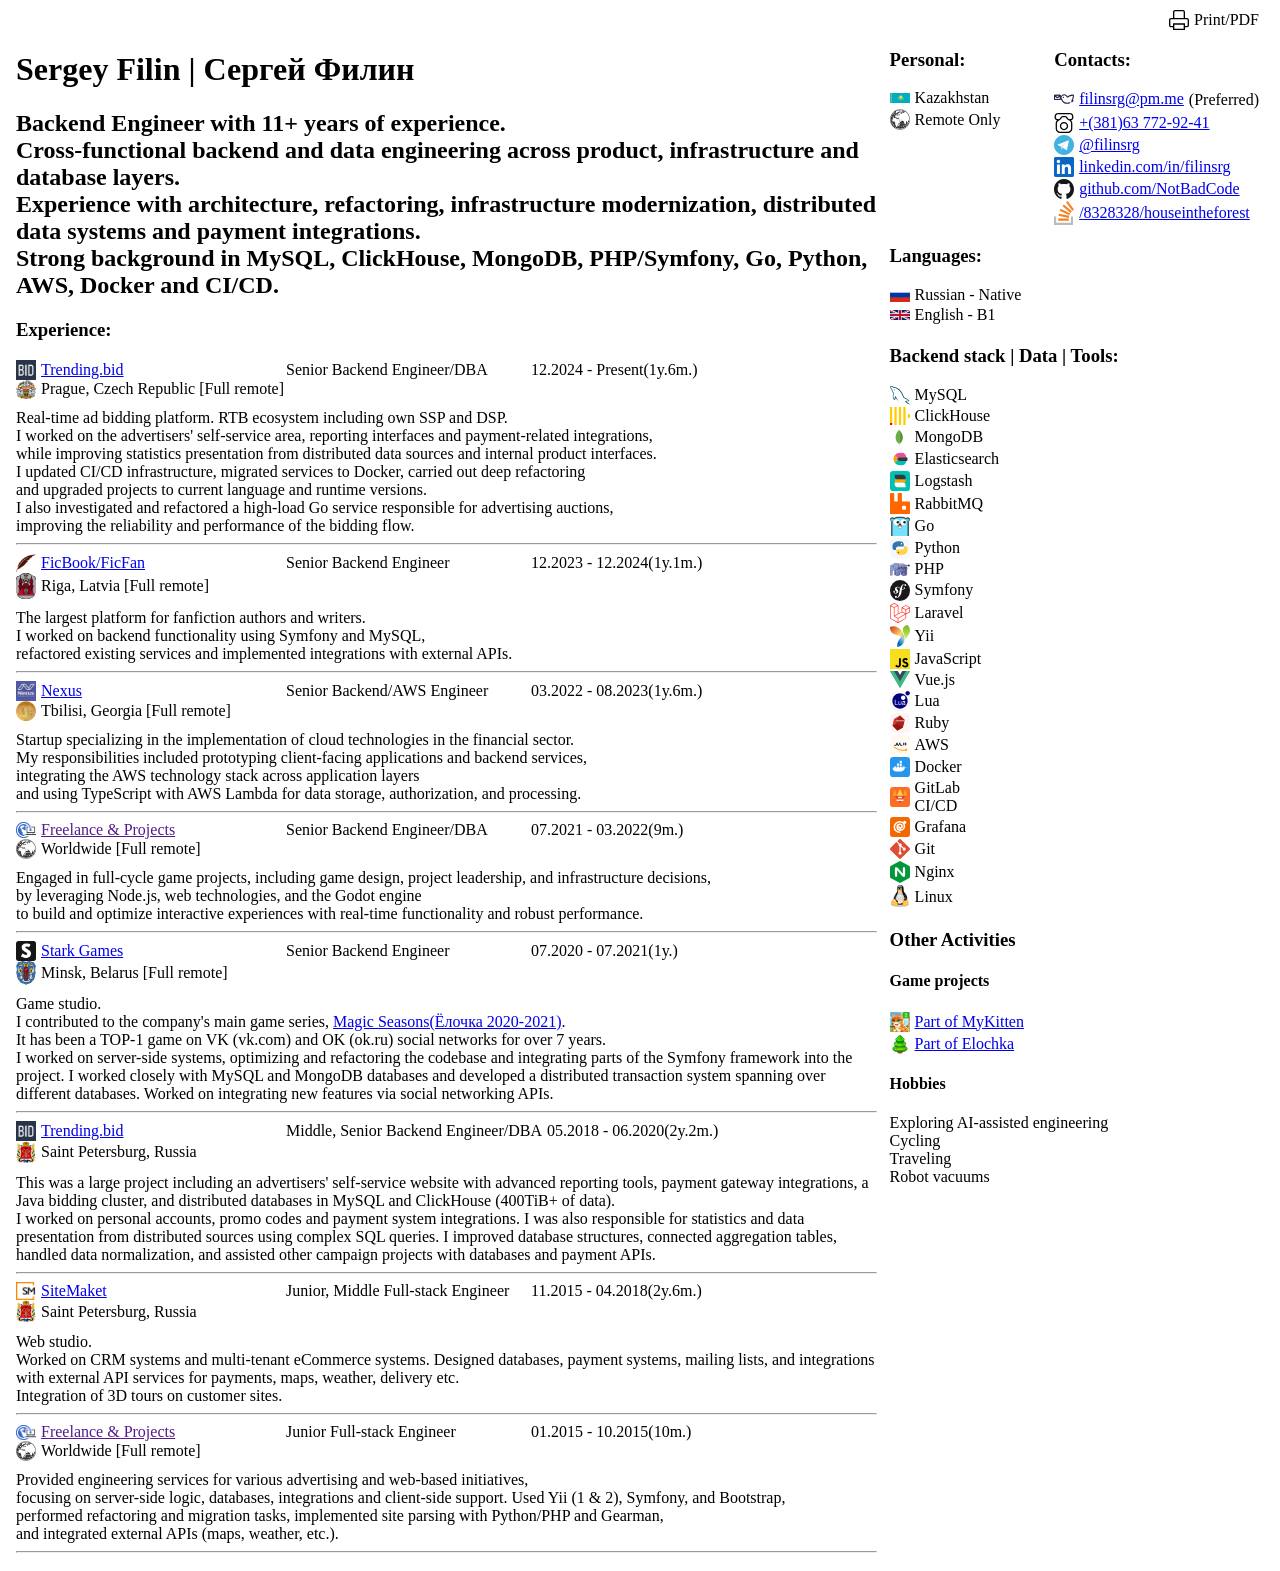
<file: index.html>
<!doctype html>
<html lang="en">
<head>
    <meta charset="UTF-8">
    <meta name="viewport"
          content="width=device-width, user-scalable=no, initial-scale=1.0, maximum-scale=1.0, minimum-scale=1.0">
    <meta http-equiv="X-UA-Compatible" content="ie=edge">
    <title>Sergey Filin CV</title>
</head>
<body>
<a class="stack-item print-button" href="/SergeyFilinCV.pdf" target="_blank">
    <img src="assets/images/icons/print.svg" alt="" class="icon">
    <span>Print/PDF</span>
</a>
<div class="flex-data flex-data-main">
    <div class="left-block left-block-main">
        <h1>
            Sergey Filin | Сергей Филин
        </h1>
        <h2>
            Backend Engineer with 11+ years of experience.<br>
            Cross-functional backend and data engineering across product, infrastructure and database layers.<br>
            Experience with architecture, refactoring, infrastructure modernization, distributed data systems and payment integrations.<br>
            Strong background in MySQL, ClickHouse, MongoDB, PHP/Symfony, Go, Python, AWS, Docker and CI/CD.
        </h2>
        <h3>
            Experience:
        </h3>
        <div>
            <div class="position-header">
                <a href="https://trending.bid/" target="_blank" class="stack-item">
                    <img src="assets/images/icons/trandingbid.ico" alt="" class="icon">
                    <span>
                            Trending.bid
                        </span>
                </a>
                <span>Senior Backend Engineer/DBA</span>
                <span>12.2024 - Present(1y.6m.)</span>
                <div class="stack-item city">
                    <img src="assets/images/icons/prague.png" alt="" class="icon"><span>Prague, Czech Republic [Full remote]</span>
                </div>
            </div>
            Real-time ad bidding platform. RTB ecosystem including own SSP and DSP. <br>
            I worked on the advertisers' self-service area, reporting interfaces and payment-related integrations, <br>
            while improving statistics presentation from distributed data sources and internal product interfaces. <br>
            I updated CI/CD infrastructure, migrated services to Docker, carried out deep refactoring <br>
            and upgraded projects to current language and runtime versions. <br>
            I also investigated and refactored a high-load Go service responsible for advertising auctions, <br>
            improving the reliability and performance of the bidding flow.
        </div>
        <hr>
        <div>
            <div class="position-header">
                <a href="https://fic.fan/" target="_blank" class="stack-item">
                    <img src="assets/images/icons/ficbook.webp" alt="" class="icon">
                    <span>
                        FicBook/FicFan
                    </span>
                </a>
                <span>Senior Backend Engineer</span>
                <span>12.2023 - 12.2024(1y.1m.)</span>
                <div class="stack-item city">
                    <img src="assets/images/icons/riga.svg"
                         alt=""
                         class="icon"><span>Riga, Latvia [Full remote]</span>
                </div>
            </div>
            The largest platform for fanfiction authors and writers.<br>
            I worked on backend functionality using Symfony and MySQL,<br>
            refactored existing services and implemented integrations with external APIs.
        </div>
        <hr>
        <div>
            <div class="position-header">
                <a href="https://nexus.ge/" target="_blank" class="stack-item">
                    <img src="assets/images/icons/nexusjsc.jpg" alt="" class="icon">
                    <span>
                        Nexus
                    </span>
                </a>
                <span>Senior Backend/AWS Engineer</span>
                <span>03.2022 - 08.2023(1y.6m.)</span>
                <div class="stack-item city">
                    <img src="assets/images/icons/tbilisi.png"
                         alt=""
                         class="icon"><span>Tbilisi, Georgia [Full remote]</span>
                </div>
            </div>
            Startup specializing in the implementation of cloud technologies in the financial sector.<br>
            My responsibilities included prototyping client-facing applications and backend services,<br>
            integrating the AWS technology stack across application layers<br>
            and using TypeScript with AWS Lambda for data storage, authorization, and processing.
        </div>
        <hr>
        <div>
            <div class="position-header">
                <a href="" target="_blank" class="stack-item">
                    <img src="assets/images/icons/freelance.jpg" alt="" class="icon">
                    <span>
                        Freelance & Projects
                    </span>
                </a>
                <span>Senior Backend Engineer/DBA</span>
                <span>07.2021 - 03.2022(9m.)</span>
                <div class="stack-item city">
                    <img src="assets/images/icons/world.jpg"
                         alt=""
                         class="icon"><span>Worldwide [Full remote]</span>
                </div>
            </div>
            Engaged in full-cycle game projects, including game design, project leadership, and infrastructure decisions, <br>
            by leveraging Node.js, web technologies, and the Godot engine <br>
            to build and optimize interactive experiences with real-time functionality and robust performance.
        </div>
        <hr>
        <div>
            <div class="position-header">
                <a href="https://stark.games/" target="_blank" class="stack-item">
                    <img src="assets/images/icons/starkgames.ico" alt="" class="icon">
                    <span>
                        Stark Games
                    </span>
                </a>
                <span>Senior Backend Engineer</span>
                <span>07.2020 - 07.2021(1y.)</span>
                <div class="stack-item city">
                    <img src="assets/images/icons/minks.svg"
                         alt=""
                         class="icon"><span>Minsk, Belarus [Full remote]</span>
                </div>
            </div>
            Game studio. <br>
            I contributed to the company's main game series,
            <a href="https://stark.games/eng/magic-seasons/" target="_blank">Magic Seasons(Ёлочка 2020-2021)</a>. <br>
            It has been a TOP-1 game on VK (vk.com) and OK (ok.ru) social networks for over 7 years. <br>
            I worked on server-side systems, optimizing and refactoring the codebase and integrating parts of
            the Symfony framework into the project.
            I worked closely with MySQL and MongoDB databases and developed a distributed transaction
            system spanning over different databases.
            Worked on integrating new features via social networking APIs.
        </div>
        <hr>
        <div>
            <div class="position-header">
                <a href="https://trending.bid/" target="_blank" class="stack-item">
                    <img src="assets/images/icons/trandingbid.ico" alt="" class="icon">
                    <span>
                            Trending.bid
                        </span>
                </a>
                <span>Middle, Senior Backend Engineer/DBA </span>
                <span>05.2018 - 06.2020(2y.2m.)</span>
                <div class="stack-item city">
                    <img src="assets/images/icons/saintpetersburg.svg" alt="" class="icon"><span>Saint Petersburg, Russia</span>
                </div>
            </div>
            This was a large project including an advertisers' self-service website with advanced reporting tools,
            payment gateway integrations, a Java bidding cluster,
            and distributed databases in MySQL and ClickHouse (400TiB+ of data). <br>
            I worked on personal accounts, promo codes and payment system integrations.
            I was also responsible for statistics and data presentation from distributed sources
            using complex SQL queries.
            I improved database structures, connected aggregation tables, handled data normalization,
            and assisted other campaign projects with databases and payment APIs.
        </div>
        <hr>
        <div>
            <div class="position-header">
                <a href="https://sitemaket.ru/" target="_blank" class="stack-item">
                    <img src="assets/images/icons/sitemaket.png" alt="" class="icon">
                    <span>
                            SiteMaket
                        </span>
                </a>
                <span>Junior, Middle Full-stack Engineer</span>
                <span>11.2015 - 04.2018(2y.6m.)</span>
                <div class="stack-item city">
                    <img src="assets/images/icons/saintpetersburg.svg" alt="" class="icon"><span>Saint Petersburg, Russia</span>
                </div>
            </div>
            Web studio. <br>
            Worked on CRM systems and multi-tenant eCommerce systems.
            Designed databases, payment systems, mailing lists, and integrations with external API
            services for payments,
            maps, weather, delivery etc. <br>
            Integration of 3D tours on customer sites.
        </div>
        <hr>
        <div>
            <div class="position-header">
                <a href="" target="_blank" class="stack-item">
                    <img src="assets/images/icons/freelance.jpg" alt="" class="icon">
                    <span>
                        Freelance & Projects
                    </span>
                </a>
                <span>Junior Full-stack Engineer</span>
                <span>01.2015 - 10.2015(10m.)</span>
                <div class="stack-item city">
                    <img src="assets/images/icons/world.jpg"
                         alt=""
                         class="icon"><span>Worldwide [Full remote]</span>
                </div>
            </div>
            Provided engineering services for various advertising and web-based initiatives, <br>
            focusing on server-side logic, databases, integrations and client-side support. Used Yii (1 & 2), Symfony, and Bootstrap, <br>
            performed refactoring and migration tasks, implemented site parsing with Python/PHP and Gearman, <br>
            and integrated external APIs (maps, weather, etc.).
        </div>
        <hr>
    </div>
    <div class="right-block right-block-main">
        <div class="flex-data">
            <div class="left-block">
                <h3>
                    Personal:
                </h3>
                <div>
                    <div class="stack-item">
                        <img src="assets/images/icons/Flag_of_Kazakhstan.svg.png" alt="" class="icon">
                        <span>Kazakhstan</span>
                    </div>
                    <div class="stack-item">
                        <img src="assets/images/icons/world.jpg" alt="" class="icon">
                        <span>Remote Only</span>
                    </div>
                </div>
            </div>
            <div class="right-block">
                <h3>
                    Contacts:
                </h3>
                <div class="stack-item">
                    <a href="mailto:filinsrg@pm.me" class="stack-item">
                        <img src="assets/images/icons/email.svg" alt="" class="icon">
                        <span>
                               filinsrg@pm.me
                            </span>
                    </a>(Preferred)
                </div>
                <div>
                    <a class="stack-item" href="tel:+381637729241">
                        <img src="assets/images/icons/phone.svg" alt="" class="icon">
                        <span>
                            +(381)63 772-92-41
                        </span>
                    </a>
                </div>
                <div>
                    <a class="stack-item" href="https://t.me/filinsrg">
                        <img src="assets/images/icons/telegram.svg" alt="" class="icon">
                        <span>
                            @filinsrg
                        </span>
                    </a>
                </div>
                <div>
                    <a href="https://www.linkedin.com/in/filinsrg/" target="_blank" class="stack-item">
                        <img src="assets/images/icons/linkedin.svg" alt="" class="icon">
                        <span>
                            linkedin.com/in/filinsrg
                        </span>
                    </a>
                </div>
                <div>
                    <a href="https://github.com/NotBadCode" target="_blank" class="stack-item">
                        <img src="assets/images/icons/github.svg" alt="" class="icon">
                        <span>
                            github.com/NotBadCode
                        </span>
                    </a>
                </div>
                <div>
                    <a href="https://stackoverflow.com/users/8328328/houseintheforest"
                       target="_blank"
                       class="stack-item">
                        <img src="assets/images/icons/stackoverflow.svg" alt="" class="icon">
                        <span>
                            /8328328/houseintheforest
                        </span>
                    </a>
                </div>
            </div>
        </div>
        <div class="flex-data">
            <div class="left-block">
                <h3>
                    Languages:
                </h3>
                <div>
                    <div class="stack-item">
                        <img src="assets/images/icons/russian.svg" alt="" class="icon">
                        <span>
                             Russian - Native
                        </span>
                    </div>
                </div>
                <div>
                    <div class="stack-item">
                        <img src="assets/images/icons/english.svg" alt="" class="icon">
                        <span>
                            English - B1
                        </span>
                    </div>
                </div>
            </div>
            <div class="right-block">
                <h3>
                    Backend stack | Data | Tools:
                </h3>
                <div class="stack">
                    <div class="stack-item">
                        <img src="assets/images/icons/mysql.svg" alt="" class="icon"><span>MySQL</span>
                    </div>
                    <div class="stack-item">
                        <img src="assets/images/icons/clickhouse.svg" alt="" class="icon"><span>ClickHouse</span>
                    </div>
                    <div class="stack-item">
                        <img src="assets/images/icons/mongodb.svg" alt="" class="icon"><span>MongoDB</span>
                    </div>
                    <div class="stack-item">
                        <img src="assets/images/icons/elasticsearch.svg" alt="" class="icon"><span>Elasticsearch</span>
                    </div>
                    <div class="stack-item">
                        <img src="assets/images/icons/logstash.svg" alt="" class="icon"><span>Logstash</span>
                    </div>
                    <div class="stack-item">
                        <img src="assets/images/icons/rabbitmq.svg" alt="" class="icon"><span>RabbitMQ</span>
                    </div>
                    <div class="stack-item">
                        <img src="assets/images/icons/go.ico" alt="" class="icon"><span>Go</span>
                    </div>
                    <div class="stack-item">
                        <img src="assets/images/icons/python.svg" alt="" class="icon"><span>Python</span>
                    </div>
                    <div class="stack-item">
                        <img src="assets/images/icons/php.svg" alt="" class="icon"><span>PHP</span>
                    </div>
                    <div class="stack-item">
                        <img src="assets/images/icons/symfony.svg" alt="" class="icon"><span>Symfony</span>
                    </div>
                    <div class="stack-item">
                        <img src="assets/images/icons/laravel.svg" alt="" class="icon"><span>Laravel</span>
                    </div>
                    <div class="stack-item">
                        <img src="assets/images/icons/yii.svg" alt="" class="icon"><span>Yii</span>
                    </div>
                    <div class="stack-item">
                        <img src="assets/images/icons/js.svg" alt="" class="icon"><span>JavaScript</span>
                    </div>
                    <div class="stack-item">
                        <img src="assets/images/icons/vue.svg" alt="" class="icon"><span>Vue.js</span>
                    </div>
                    <div class="stack-item">
                        <img src="assets/images/icons/lua.svg" alt="" class="icon"><span>Lua</span>
                    </div>
                    <div class="stack-item">
                        <img src="assets/images/icons/ruby.svg" alt="" class="icon"><span>Ruby</span>
                    </div>
                    <div class="stack-item">
                        <img src="assets/images/icons/aws.svg" alt="" class="icon"><span>AWS</span>
                    </div>
                    <div class="stack-item">
                        <img src="assets/images/icons/docker.svg" alt="" class="icon"><span>Docker</span>
                    </div>
                    <div class="stack-item">
                        <img src="assets/images/icons/gitlab-ci.svg" alt="" class="icon"><span>GitLab CI/CD</span>
                    </div>
                    <div class="stack-item">
                        <img src="assets/images/icons/grafana.svg" alt="" class="icon"><span>Grafana</span>
                    </div>
                    <div class="stack-item">
                        <img src="assets/images/icons/git.svg" alt="" class="icon"><span>Git</span>
                    </div>
                    <div class="stack-item">
                        <img src="assets/images/icons/nginx.svg" alt="" class="icon"><span>Nginx</span>
                    </div>
                    <div class="stack-item">
                        <img src="assets/images/icons/linux.svg" alt="" class="icon"><span>Linux</span>
                    </div>
                </div>
            </div>
        </div>
        <div>
            <h3>
                Other Activities
            </h3>
            <h4>Game projects</h4>
            <a href="https://vk.com/app6082255" target="_blank" class="stack-item">
                <img src="assets/images/icons/mykitten.jpg" alt="" class="icon">
                <span>
                        Part of MyKitten
                    </span>
            </a>
            <a href="https://play.google.com/store/apps/details?id=com.progameslab.tile.master.triple.puzzle.match.travel.farm.adventure" target="_blank" class="stack-item">
                <img src="assets/images/icons/elochka.png" alt="" class="icon">
                <span>
                        Part of Elochka
                    </span>
            </a>
            <h4>Hobbies</h4>
            Exploring AI-assisted engineering <br>
            Cycling <br>
            Traveling <br>
            Robot vacuums <br>
        </div>
    </div>
</div>
<style>
    body {
        max-width: 100em;
        padding: 0 1em;
        margin: 0.625em auto;
    }

    .flex-data {
        display: flex;
        justify-content: space-between;
        flex-wrap: wrap;
    }

    .left-block {
        box-sizing: border-box;
        margin-right: 0.9375em;
    }

    .left-block-main {
        max-width: 69%;
        margin: 0;
    }

    .right-block-main {
        width: 30%;
    }

    .stack {
        display: flex;
        align-content: center;
        align-items: center;
        flex-wrap: wrap;
        max-width: 0.9375em;
        box-sizing: border-box;
    }

    .position-header div.city {
    }

    .stack-item {
        display: flex;
        align-content: center;
        align-items: center;
        margin-right: 0.3125em;
    }

    .right-block .stack-item {
        margin-bottom: 0.125em;
    }

    .position-header {
        display: flex;
        align-content: center;
        align-items: center;
        justify-content: flex-start;
        flex-wrap: wrap;
        margin-bottom: 0.625em;
    }

    .position-header div, .position-header span {
        box-sizing: border-box;
        min-width: 15em;
        text-after-overflow: center;
        justify-content: center;
    }

    .position-header a {
        box-sizing: border-box;
        min-width: 7.5em;
    }

    .position-header > a + span {
        margin-right: 5px;
    }

    .icon {
        box-sizing: border-box;
        width: 1.25em;
        margin-right: 0.3125em;
    }

    ul {
        list-style: none;
    }

    .print-button {
        justify-content: right;
        cursor: pointer;
        text-decoration: none;
        color: black;
    }

    @media screen and (max-width: 600px) {
        .left-block-main {
            max-width: unset;
        }

        .right-block-main {
            width: unset;
        }
    }


    @media print {
        @page {
            size: auto;
            margin: 0;
        }
        body {
            box-sizing: border-box;
            width: 21cm;
            height: 29.7cm;
            font-size: 14px;
            margin: 0 20px;
            padding: 0;
        }

        .left-block-main h1 {
            margin-bottom: 10px;
        }

        .left-block-main h2 {
            margin-top: 0px;
            margin-bottom: 10px;
        }

        .left-block-main h3 {
            margin-top: 0px;
            margin-bottom: 10px;
        }

        .left-block-main {
            max-width: 70%;
            width: 70%;
        }

        .right-block-main {
            width: 26%;
        }
        .print-button {
            display: none;
        }
    }
</style>
</body>
</html>
</file>
